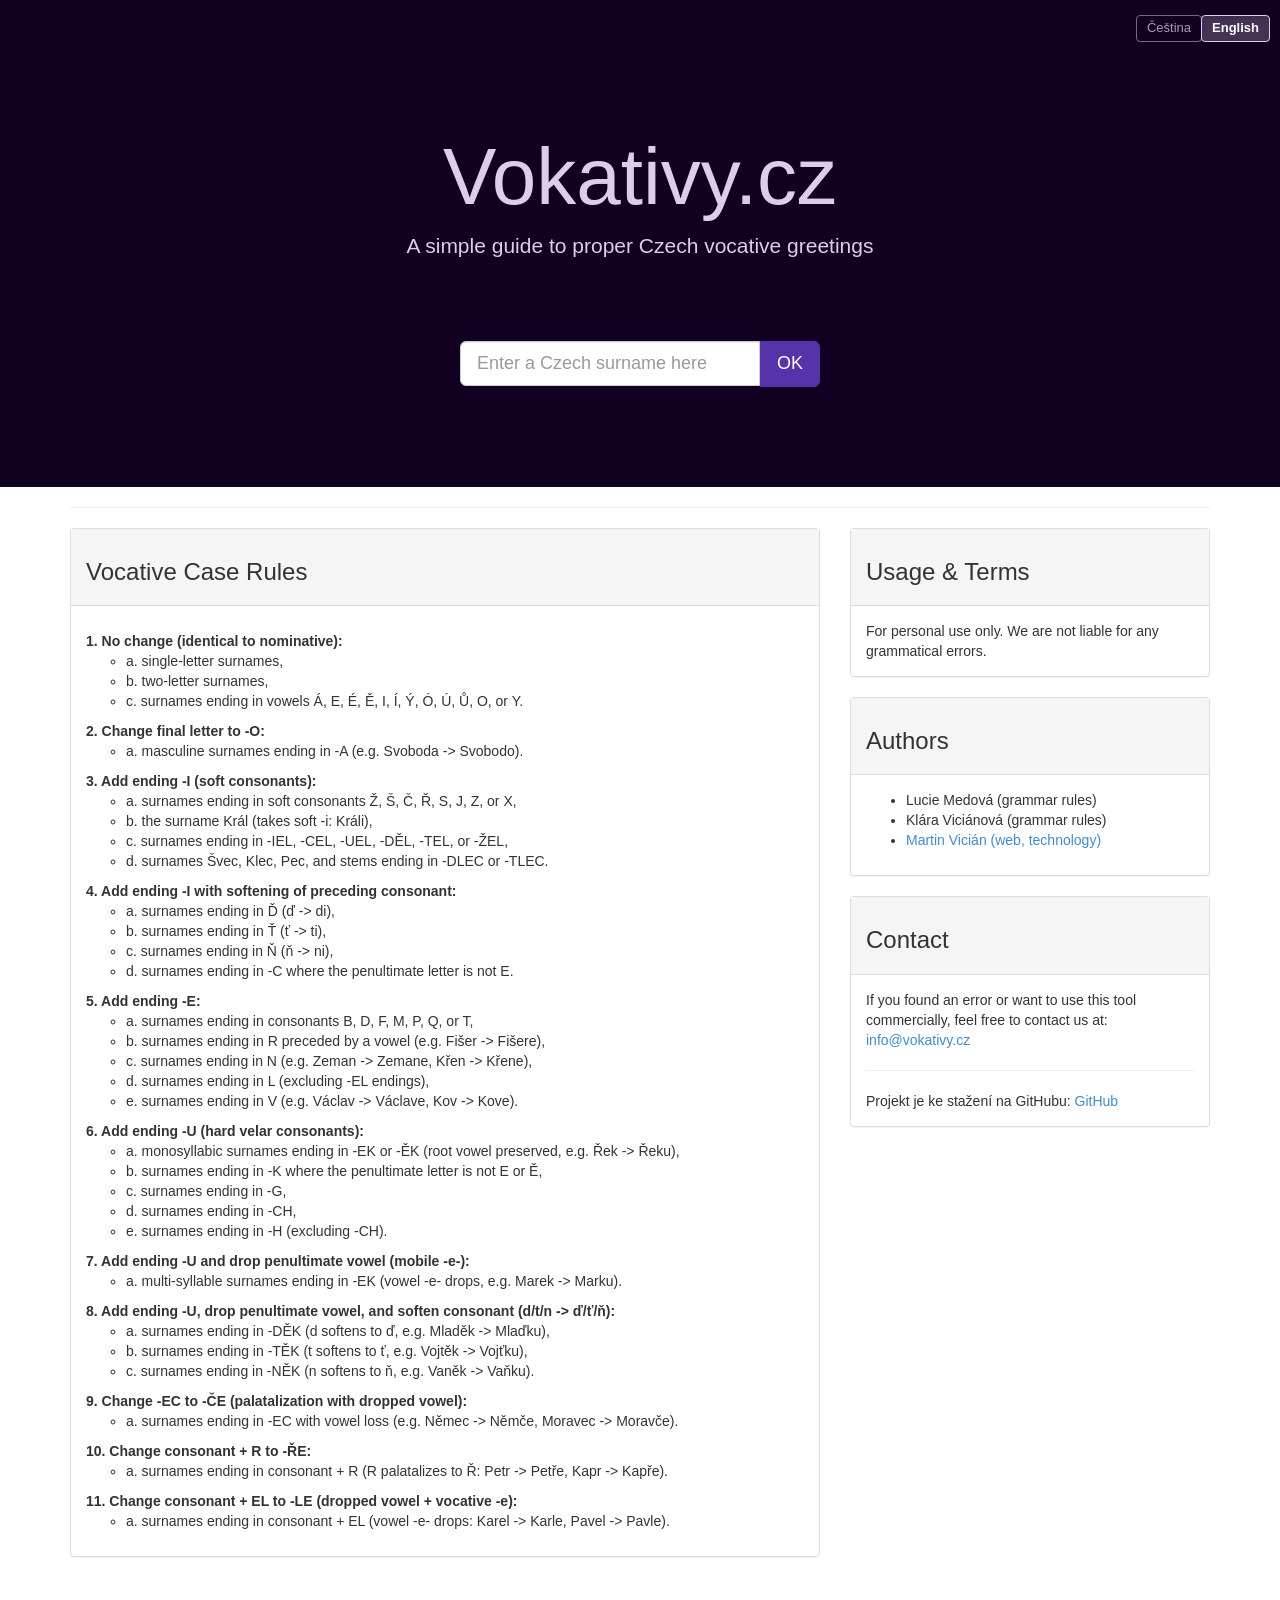
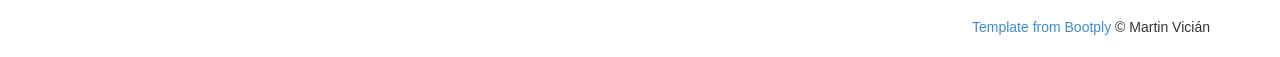
<file: src/index.cs.html>
<!DOCTYPE html>
<html lang="cs">
	<head>
		<meta http-equiv="content-type" content="text/html; charset=UTF-8">
		<meta charset="utf-8">
		<title>Vokativy.cz</title>
		<meta name="generator" content="Bootply" />
		<meta name="viewport" content="width=device-width, initial-scale=1, maximum-scale=1">
		<link href="css/bootstrap.min.css" rel="stylesheet">
		<link href="css/font-awesome.min.css" rel="stylesheet">
		<link href="css/styles.css" rel="stylesheet">
	</head>
	<body>
<div class="container-full">
      <div class="row">
        <div class="col-xs-12 text-right" style="padding: 15px 25px 0 0;">
          <div class="btn-group">
            <button type="button" class="btn btn-lang" id="btn-lang-cs" onclick="setLanguage('cs');">Čeština</button>
            <button type="button" class="btn btn-lang" id="btn-lang-en" onclick="setLanguage('en');">English</button>
          </div>
        </div>
      </div>
      <div class="row">
        <div class="col-lg-12 text-center v-center">
          <h1><a id="home" href="#">Vokativy.cz</a></h1>
          <p class="lead" data-i18n="lead">Jednoduchý způsob správného oslovení</p>
          <br><br><br>
						<form onsubmit="vocative(); return false;">
            <div class="input-group" style="width:360px;text-align:center;margin:0 auto;">
							<input id="surname" class="form-control input-lg" title="" data-i18n-placeholder="placeholder" placeholder="Zde napište dotazované příjmení" type="text" name="from" value="" autocomplete="off" autocorrect="off" autocapitalize="words" spellcheck="false">
							<span class="input-group-btn"><button id="submit" class="btn btn-lg btn-primary" type="submit">OK</button></span><br/>
						</div>
						</form>
		</div>
		<div class="row" id="output-row" style="display: none"><div class="col-lg-12 text-center v-center-smaller" style="font-size:39pt;" id="output">
		</div></div>

      </div> <!-- /row -->
      <br><br><br><br><br>

</div> <!-- /container full -->

<div id="info" class="container">

	<hr>

	<div class="row">
		<div class="col-md-8">
          <div class="panel panel-default">
            <div class="panel-heading"><h3 data-i18n="rules_heading">Pravidla vokativů</h3></div>
            <div class="panel-body" id="rules">
            </div>
          </div>
        </div>
		<div class="col-md-4">
          <div class="panel panel-default">
            <div class="panel-heading"><h3 data-i18n="usage_heading">Užití</h3></div>
            <div class="panel-body" data-i18n="usage_body">
							Pouze k osobnímu použití. Za chybný vokativ neručíme.
            </div>
          </div>
          <div class="panel panel-default">
            <div class="panel-heading"><h3 data-i18n="authors_heading">Autoři</h3></div>
            <div class="panel-body">
							<ul>
								<li data-i18n="author_medova">Lucie Medová (pravidla)</li>
								<li data-i18n="author_vicianova">Klára Viciánová (pravidla)</li>
								<li><a href="https://www.vician.cz/" data-i18n="author_vician">Martin Vicián (web, technologie)</a></li>
							</ul>
            </div>
          </div>
          <div class="panel panel-default">
            <div class="panel-heading"><h3 data-i18n="contact_heading">Kontakt</h3></div>
            <div class="panel-body">
		<span data-i18n="contact_body">Pokud jste nalezli chybu, nebo chcete tuto aplikaci použít v komerční sféře, nebojte se nás kontaktovat na:</span> <a href="mailto:info@vokativy.cz">info@vokativy.cz</a><br/>
		<hr/>
		<span data-i18n="github_link">Projekt je ke stažení na GitHubu</span>: <a href="https://github.com/vician/vokativy">GitHub</a>
            </div>
          </div>
        </div>
    </div>

	<div class="row">
        <div class="col-lg-12">
        <br><br>
          <p class="pull-right"><a href="http://www.bootply.com">Template from Bootply</a> &copy; Martin Vicián</p>
        <br><br>
        </div>
    </div>
</div>


	<!-- script references -->
		<script src="js/jquery.min.js"></script>
		<script src="js/bootstrap.min.js"></script>

<script>

var rules = {
	// name:
	// [ regex, replace, description, [example1, example2]]
	'1.a':
		[/^.$/u,'$&',
		'jednopísmenná příjmení,',
		['A']],
	'1.b':
		[/^..$/u,'$&',
		'dvoupísmenná příjmení,',
		['Aa']],
	'1.c':
		[/[áeéěiyíýoóúů]$/i,'$&',
		'a příjmení končící na písmena Á, E, É, Ě, I, Í, Ý, Ó, Ú, Ů, O nebo Y.',
		['Suchý','Nováková','Marko']],
	'2.a':
		[/a$/i,'o','příjmení končící na písmeno A.',['Svoboda','Kučera']],
	'3.a':
		[/[žščřsjzx]$/i,'$&i','příjmení končící na písmena Ž, Š, Č, Ř, S, J, Z nebo X,',['Beneš','Kovář','Faj','Felix','Max']],
	'3.b':
		[/král$/i,'$&i','příjmení Král,',['Král']],
	'3.c':
		[/(iel|cel|uel|děl|tel|žel)$/i,'$&i','příjmení končící na IEL, CEL, UEL, DĚL, TEL nebo ŽEL,',['Daniel','Gabriel','Anděl','Učitel']],
	'3.d':
		[/(^[šs]vec|^[kK]lec|^[pP]ec|[dt]lec)$/i,'$&i','a příjmení Švec, Klec, Pec nebo končící na DLEC a TLEC.',['Švec','Klec','Tkadlec','Kadlec']],
	'4.a':
		[/ď$/i,'di','příjmení končící na písmena Ď,',['Prď']],
	'4.b':
		[/ť$/i,'ti','příjmení končící na písmena Ť,',['Prť']],
	'4.c':
		[/ň$/i,'ni','příjmení končící na písmena Ň,',['Frň']],
	'4.d':
		[/[^e]c$/i,'$&i','a příjmení končící na písmeno C, ale předposlední není E.',['Zajíc', 'Princ']],
	'5.a':
		[/[bdfmpqt]$/i,'$&e','příjmení končící na písmena B, D, F, M, P, Q nebo T,',['Dub','Kotvald']],
	'5.b':
		[/[aeiouyáéíóúůý]r$/i,'$&e','příjmení končící na písmeno R po samohlásce,',['Fišer','Kocour']],
	'5.c':
		[/n$/i,'$&e','příjmení končící na písmeno N,',['Zeman','Urban','Křen']],
	'5.d':
		[/[^e]l$/i,'$&e','příjmení končící na písmeno L (mimo koncovku EL),',['Pospíšil','Doležal','Navrátil','Michal']],
	'5.e':
		[/v$/i,'$&e','a příjmení končící na písmeno V.',['Václav','Gustav','Kov']],
	'6.a':
		[/^[^aeiouyáéíóúůýě]*[eě]k$/i,'$&u','jednoslabičná příjmení končící na EK nebo ĚK,',['Řek','Šrek','Věk']],
	'6.b':
		[/[^ěe]k$/i,'$&u','příjmení končící na písmeno K, ale předposlední není E nebo Ě,',['Novák','Bok']],
	'6.c':
		[/g$/i,'$&u','příjmení končící na písmeno G,',['Bog']],
	'6.d':
		[/ch$/i,'$&u','příjmení končící na písmena CH,',['Čech','Duch']],
	'6.e':
		[/[^c]h$/i,'$&u','a příjmení končící na písmeno H (ale ne CH).',['Hloh','Blah']],
	'7.a':
		[/ek$/i,'ku','příjmení končící na písmena EK.',['Kožíšek','Marek','Hájek','Dědek']],
	'8.a':
		[/děk$/i,'ďku','příjmení končící na písmena DĚK,',['Mladěk']],
	'8.b':
		[/těk$/i,'ťku','příjmení končící na písmena TĚK,',['Vojtěk','Frtěk']],
	'8.c':
		[/něk$/i,'ňku','a příjmení končící na písmena NĚK.',['Vaněk','Daněk','Puněk']],
	'9.a':
		[/ec$/i,'če','příjmení končící na písmena EC.',['Němec','Moravec','Samec','Srnec']],
	'10.a':
		[/([^aeiouyáéíóúůýě])r$/i,'$1ře','příjmení končící na souhlásku a R (změna R na Ř a přidání E).',['Petr','Kapr','Vintr','Hamr','Vichr']],
	'11.a':
		[/([bdfghkmnprstvz])el$/i,'$1le','příjmení končící na souhlásku a EL (změna EL na LE).',['Karel','Pavel','Havel','Vesel']],
};

var rules_major = {
	"1": "Beze změny",
	"2": "Změna posledního písmene na písmeno O",
	"3": "Přidání písmene I",
	"4": "Přidání písmene I a změkčení předposledního písmene",
	"5": "Přidání písmene E",
	"6": "Přidání písmene U",
	"7": "Přidání písmene U a odebrání předposledního písmene",
	"8": "Přidání písmene U, odebrání předposledního písmene a změkčení předpředposledního písmene",
	"9": "Přidání písmene E, změkčení posledního a odebrání předposledního",
	"10": "Přidání písmene E a změna R na Ř",
	"11": "Změna koncovky EL na LE",
};

// Only English translations (Czech is natively in HTML, rules, and rules_major)
var en = {
	lead: "A simple guide to proper Czech vocative greetings",
	placeholder: "Enter a Czech surname here",
	salutation_intro: "Recommended Czech greeting:",
	dear_male_trans: "(Formal masculine: Dear Mr. Surname)",
	dear_female_trans: "(Formal feminine: Dear Ms. Surname)",
	rule_label: "Rule",
	empty_input: "Please enter a surname to address.",
	not_found: "No matching vocative rule found for this surname.",
	rules_heading: "Vocative Case Rules",
	usage_heading: "Usage & Terms",
	usage_body: "For personal use only. We are not liable for any grammatical errors.",
	authors_heading: "Authors",
	author_medova: "Lucie Medová (grammar rules)",
	author_vicianova: "Klára Viciánová (grammar rules)",
	author_vician: "Martin Vicián (web, technology)",
	contact_heading: "Contact",
	contact_body: "If you found an error or want to use this tool commercially, feel free to contact us at:",
	gitlab_link: "Source code available on GitLab",
	rules_major: {
		"1": "No change (identical to nominative)",
		"2": "Change final letter to -O",
		"3": "Add ending -I (soft consonants)",
		"4": "Add ending -I with softening of preceding consonant",
		"5": "Add ending -E",
		"6": "Add ending -U (hard velar consonants)",
		"7": "Add ending -U and drop penultimate vowel (mobile -e-)",
		"8": "Add ending -U, drop penultimate vowel, and soften consonant (d/t/n -> ď/ť/ň)",
		"9": "Change -EC to -ČE (palatalization with dropped vowel)",
		"10": "Change consonant + R to -ŘE",
		"11": "Change consonant + EL to -LE (dropped vowel + vocative -e)",
	},
	rule_desc: {
		'1.a': 'single-letter surnames,',
		'1.b': 'two-letter surnames,',
		'1.c': 'surnames ending in vowels Á, E, É, Ě, I, Í, Ý, Ó, Ú, Ů, O, or Y.',
		'2.a': 'masculine surnames ending in -A (e.g. Svoboda -> Svobodo).',
		'3.a': 'surnames ending in soft consonants Ž, Š, Č, Ř, S, J, Z, or X,',
		'3.b': 'the surname Král (takes soft -i: Králi),',
		'3.c': 'surnames ending in -IEL, -CEL, -UEL, -DĚL, -TEL, or -ŽEL,',
		'3.d': 'surnames Švec, Klec, Pec, and stems ending in -DLEC or -TLEC.',
		'4.a': 'surnames ending in Ď (ď -> di),',
		'4.b': 'surnames ending in Ť (ť -> ti),',
		'4.c': 'surnames ending in Ň (ň -> ni),',
		'4.d': 'surnames ending in -C where the penultimate letter is not E.',
		'5.a': 'surnames ending in consonants B, D, F, M, P, Q, or T,',
		'5.b': 'surnames ending in R preceded by a vowel (e.g. Fišer -> Fišere),',
		'5.c': 'surnames ending in N (e.g. Zeman -> Zemane, Křen -> Křene),',
		'5.d': 'surnames ending in L (excluding -EL endings),',
		'5.e': 'surnames ending in V (e.g. Václav -> Václave, Kov -> Kove).',
		'6.a': 'monosyllabic surnames ending in -EK or -ĚK (root vowel preserved, e.g. Řek -> Řeku),',
		'6.b': 'surnames ending in -K where the penultimate letter is not E or Ě,',
		'6.c': 'surnames ending in -G,',
		'6.d': 'surnames ending in -CH,',
		'6.e': 'surnames ending in -H (excluding -CH).',
		'7.a': 'multi-syllable surnames ending in -EK (vowel -e- drops, e.g. Marek -> Marku).',
		'8.a': 'surnames ending in -DĚK (d softens to ď, e.g. Mladěk -> Mlaďku),',
		'8.b': 'surnames ending in -TĚK (t softens to ť, e.g. Vojtěk -> Vojťku),',
		'8.c': 'surnames ending in -NĚK (n softens to ň, e.g. Vaněk -> Vaňku).',
		'9.a': 'surnames ending in -EC with vowel loss (e.g. Němec -> Němče, Moravec -> Moravče).',
		'10.a': 'surnames ending in consonant + R (R palatalizes to Ř: Petr -> Petře, Kapr -> Kapře).',
		'11.a': 'surnames ending in consonant + EL (vowel -e- drops: Karel -> Karle, Pavel -> Pavle).',
	}
};

var currentLang = 'cs';

function write_vocative(surname, rule) {
	console.log("=> " + surname + " (" + rule + ")");
	var female = surname.search(/(ová|á)$/i) !== -1;
	var intro = (currentLang === 'en') ? en.salutation_intro : "Doporučujeme oslovení:";
	var output = "<p class='lead'>" + intro + "</p>";
	var greeting = female ? "Vážená paní" : "Vážený pane";
	output += "<h1>" + greeting + " " + surname + "</h1>";
	if (currentLang === 'en') {
		var originalInput = $("#surname").val().trim();
		var note = female ? en.dear_female_trans : en.dear_male_trans;
		output += "<p class='lead' style='font-size:18pt; opacity:0.85; margin-top:-10px;'>" + note.replace("Surname", originalInput) + "</p>";
	}
	var ruleLabel = (currentLang === 'en') ? en.rule_label : "Pravidlo";
	output += "<p class='lead'><a href='#" + rule.replace('.', "-") + "'>(" + ruleLabel + " " + rule + ")</a></p>";
	$("#output-row").show();
	$("#output").html(output);
	$("#rules li").removeClass("rule-highlight");
	$("#" + rule.replace(".", "-")).addClass("rule-highlight");
}

function vocative() {
	var surname = $("#surname").val().trim().normalize();
	console.log("Computing vocative for: ", surname);

	if (!surname) {
		var emptyMsg = (currentLang === 'en') ? en.empty_input : "Zadejte prosím příjmení k oslovení.";
		$("#output-row").show();
		$("#output").html("<p class='lead' style='font-size:22pt;'>" + emptyMsg + "</p>");
		$("#rules li").removeClass("rule-highlight");
		return;
	}

	for (var key in rules) {
		if (surname.search(rules[key][0]) != -1) {
			console.log("matches", key, rules[key]);
			write_vocative(surname.replace(rules[key][0], rules[key][1]), key);
			return;
		}
	}
	console.log("Rule not found!");
	var notFoundMsg = (currentLang === 'en') ? en.not_found : "Pro zadané příjmení nebylo nalezeno vhodné pravidlo.";
	$("#output-row").show();
	$("#output").html("<p class='lead' style='font-size:22pt;'>" + notFoundMsg + "</p>");
	$("#rules li").removeClass("rule-highlight");
}

function print_rules() {
	var output = '<ul class="list-unstyled">';
	var last_major = "0";
	for (var key in rules) {
		var major = key.split(".")[0];
		var minor = key.split(".")[1];
		if (major != last_major) {
			if (last_major != "0") {
				output += "</ul></li>";
			}
			var majorTitle = (currentLang === 'en' && en.rules_major[major]) ? en.rules_major[major] : rules_major[major];
			output += '<li id="' + major + '" style="margin-top:10px;"><strong>' + major + '. ' + majorTitle + ':</strong><ul>';
		}
		var desc = (currentLang === 'en' && en.rule_desc[key]) ? en.rule_desc[key] : rules[key][2];
		output += '<li id="' + key.replace(".", "-") + '">' + minor + '. ' + desc + '</li>';
		last_major = major;
	}
	if (last_major != "0") {
		output += "</ul></li>";
	}
	output += '</ul>';
	$("#rules").html(output);
}

function setLanguage(lang) {
	if (lang !== 'cs' && lang !== 'en') lang = 'cs';
	currentLang = lang;
	try {
		localStorage.setItem('vokativy_lang', lang);
	} catch (e) {}
	window.location.hash = lang;
	document.documentElement.lang = lang;

	$('#btn-lang-cs').toggleClass('active', lang === 'cs');
	$('#btn-lang-en').toggleClass('active', lang === 'en');

	$('[data-i18n]').each(function() {
		if (!$(this).data('orig-cs')) {
			$(this).data('orig-cs', $(this).html());
		}
		var key = $(this).data('i18n');
		if (lang === 'en' && en[key]) {
			$(this).html(en[key]);
		} else if (lang === 'cs') {
			$(this).html($(this).data('orig-cs'));
		}
	});

	$('[data-i18n-placeholder]').each(function() {
		if (!$(this).data('orig-cs')) {
			$(this).data('orig-cs', $(this).attr('placeholder'));
		}
		var key = $(this).data('i18n-placeholder');
		if (lang === 'en' && en[key]) {
			$(this).attr('placeholder', en[key]);
		} else if (lang === 'cs') {
			$(this).attr('placeholder', $(this).data('orig-cs'));
		}
	});

	print_rules();

	var surnameVal = $('#surname').val();
	if (surnameVal && surnameVal.trim()) {
		vocative();
	}
}

function initLanguage() {
	var lang = 'cs';
	if (window.location.hash === '#en' || window.location.hash === '#cs') {
		lang = window.location.hash.substring(1);
	} else {
		try {
			var saved = localStorage.getItem('vokativy_lang');
			if (saved === 'cs' || saved === 'en') {
				lang = saved;
			} else {
				var userLang = (navigator.language || navigator.userLanguage || '').toLowerCase();
				if (userLang && !userLang.startsWith('cs') && !userLang.startsWith('sk')) {
					lang = 'en';
				}
			}
		} catch (e) {}
	}
	setLanguage(lang);
}

$(document).ready(function() {
	initLanguage();
});

</script>

	</body>
</html>
</file>
<file: src/css/styles.css>
html,body {
  height:100%;
}

h1 {
  font-family: Arial, sans-serif;
  font-size: 80px;
  color: #DDCCEE;
}
h1 a#home {
  color: #DDCCEE;
}

h1 a#home:hover,
a#home:hover {
  color: #DDCCEE;
}

.lead {
	color:#DDCCEE;
}


/* Custom container */
.container-full {
  margin: 0 auto;
  width: 100%;
  /*min-height:100%;*/
  background-color:#110022;
  color:#eee;
  overflow:hidden;
}

.container-full a {
  color:#efefef;
  text-decoration:none;
}

.v-center {
  margin-top:7%;
}

.v-center-smaller {
  margin-top:4%;
}

ol {
  padding-left: 20px;
}

ol ol {
  list-style-type: lower-alpha;
}

a {
	cursor: pointer;
}

.rule-highlight {
  font-weight: bold;
  background-color: #f0e6fa;
  border-radius: 3px;
  padding: 2px 5px;
}

/* OK submit button — restore rounding that input-group-btn removes */
#submit.btn {
  border-radius: 0 6px 6px 0;
  background-color: #5533aa;
  border-color: #5533aa;
  color: #fff;
}
#submit.btn:hover,
#submit.btn:focus {
  background-color: #6644cc;
  border-color: #6644cc;
}

/* Language switcher — ghost style against dark header */
.btn-group .btn-lang {
  background: transparent;
  border: 1px solid rgba(221, 204, 238, 0.5);
  color: rgba(221, 204, 238, 0.75);
  border-radius: 4px !important;
  margin-left: 4px;
  font-size: 13px;
  padding: 3px 10px;
  transition: background 0.15s, color 0.15s;
}
.btn-group .btn-lang:hover {
  background: rgba(221, 204, 238, 0.15);
  color: #fff;
}
.btn-group .btn-lang.active {
  background: rgba(221, 204, 238, 0.25);
  border-color: #DDCCEE;
  color: #fff;
  font-weight: 600;
}
</file>
